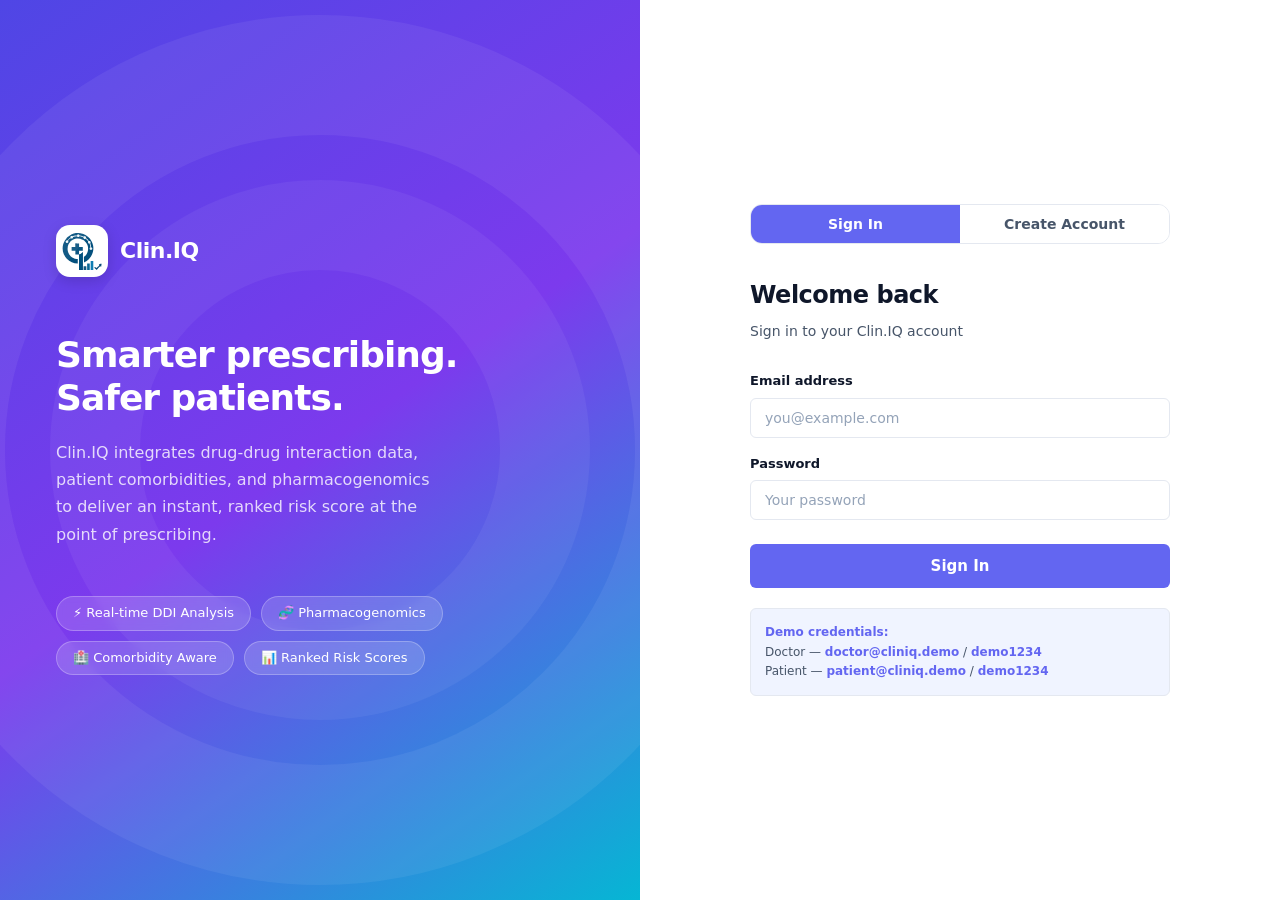
<file: src/index.html>
<!DOCTYPE html>
<html lang="en">
<head>
  <meta charset="UTF-8" />
  <meta http-equiv="refresh" content="0;url=auth.html" />
  <title>Clin.IQ — Redirecting…</title>
</head>
<body>
  <p>Redirecting to <a href="auth.html">Clin.IQ</a>…</p>
</body>
</html>
</file>
<file: src/style.css>
/* ═══════════════════════════════════════════════════════════════
   Clin.IQ — Design System
   Premium medical UI: clean white cards, soft palette, modern type
   ═══════════════════════════════════════════════════════════════ */

/* ── Tokens ──────────────────────────────────────────────────── */
:root {
  --font:          'Inter', -apple-system, 'Segoe UI', system-ui, sans-serif;

  /* Palette */
  --bg:            #f5f7fa;
  --surface:       #ffffff;
  --surface-2:     #f0f4ff;
  --border:        #e4e8f0;
  --border-focus:  #6366f1;
  --text:          #0f172a;
  --text-2:        #475569;
  --text-3:        #94a3b8;

  /* Brand */
  --brand:         #6366f1;
  --brand-dark:    #4f46e5;
  --brand-light:   #eef2ff;
  --brand-2:       #06b6d4;

  /* Severity */
  --green:         #16a34a;
  --green-bg:      #f0fdf4;
  --green-border:  #bbf7d0;
  --amber:         #d97706;
  --amber-bg:      #fffbeb;
  --amber-border:  #fde68a;
  --red:           #dc2626;
  --red-bg:        #fef2f2;
  --red-border:    #fecaca;

  /* Layout */
  --radius-sm:     6px;
  --radius:        12px;
  --radius-lg:     18px;
  --shadow-sm:     0 1px 3px rgba(15,23,42,.06), 0 1px 2px rgba(15,23,42,.04);
  --shadow:        0 4px 16px rgba(15,23,42,.08), 0 1px 4px rgba(15,23,42,.05);
  --shadow-lg:     0 12px 40px rgba(15,23,42,.12), 0 4px 12px rgba(15,23,42,.07);

  /* Nav */
  --nav-h:         64px;
}

/* ── Google Fonts import (Inter) ─────────────────────────────── */
@import url('https://fonts.googleapis.com/css2?family=Inter:wght@300;400;500;600;700;800&display=swap');

/* ── Reset ───────────────────────────────────────────────────── */
*, *::before, *::after { box-sizing: border-box; margin: 0; padding: 0; }
html { scroll-behavior: smooth; }
body { font-family: var(--font); font-size: 15px; line-height: 1.6; color: var(--text); background: var(--bg); -webkit-font-smoothing: antialiased; }
a { color: var(--brand); text-decoration: none; }
a:hover { text-decoration: underline; }
img { display: block; max-width: 100%; }
button { cursor: pointer; font-family: inherit; }
input, select, textarea { font-family: inherit; }

/* ── Utility ─────────────────────────────────────────────────── */
.hidden { display: none !important; }
.sr-only { position: absolute; width: 1px; height: 1px; overflow: hidden; clip: rect(0,0,0,0); white-space: nowrap; }

/* ══════════════════════════════════════════════════════════════
   AUTH PAGE  (auth.html)
   ══════════════════════════════════════════════════════════════ */
.auth-root {
  min-height: 100vh;
  display: grid;
  grid-template-columns: 1fr 1fr;
}

/* Left hero panel */
.auth-hero {
  background: linear-gradient(145deg, #4f46e5 0%, #7c3aed 50%, #06b6d4 100%);
  display: flex;
  flex-direction: column;
  justify-content: center;
  padding: 64px 56px;
  color: #fff;
  position: relative;
  overflow: hidden;
}
.auth-hero::before {
  content: '';
  position: absolute;
  inset: 0;
  background: url("data:image/svg+xml,%3Csvg width='600' height='600' xmlns='http://www.w3.org/2000/svg'%3E%3Ccircle cx='300' cy='300' r='250' fill='none' stroke='rgba(255,255,255,.06)' stroke-width='80'/%3E%3Ccircle cx='300' cy='300' r='150' fill='none' stroke='rgba(255,255,255,.05)' stroke-width='60'/%3E%3C/svg%3E") center/cover;
  pointer-events: none;
}
.hero-logo { display: flex; align-items: center; gap: 12px; margin-bottom: 56px; }
.hero-logo-mark {
  width: 52px; height: 52px; background: #ffffff; border-radius: 14px;
  display: flex; align-items: center; justify-content: center;
  box-shadow: 0 4px 14px rgba(0,0,0,0.15); padding: 5px; flex-shrink: 0;
}
.hero-logo-mark img { width: 40px; height: 40px; object-fit: contain; }
.hero-logo-name { font-size: 22px; font-weight: 700; letter-spacing: -0.5px; }
.hero-tagline { font-size: 36px; font-weight: 800; line-height: 1.2; letter-spacing: -1px; margin-bottom: 20px; }
.hero-sub { font-size: 16px; opacity: .8; line-height: 1.7; max-width: 380px; margin-bottom: 48px; }
.hero-pills { display: flex; flex-wrap: wrap; gap: 10px; }
.hero-pill {
  background: rgba(255,255,255,.15); border: 1px solid rgba(255,255,255,.25);
  border-radius: 100px; padding: 6px 16px; font-size: 13px; font-weight: 500; backdrop-filter: blur(4px);
}

/* Right form panel */
.auth-form-panel {
  display: flex;
  flex-direction: column;
  justify-content: center;
  align-items: center;
  padding: 48px 40px;
  background: var(--surface);
}
.auth-form-inner { width: 100%; max-width: 420px; }
.auth-tabs { display: flex; border: 1px solid var(--border); border-radius: var(--radius); overflow: hidden; margin-bottom: 32px; }
.auth-tab {
  flex: 1; padding: 11px; text-align: center; font-size: 14px; font-weight: 600;
  background: var(--surface); color: var(--text-2); border: none; transition: all .2s;
}
.auth-tab.active { background: var(--brand); color: #fff; }
.auth-form-title { font-size: 24px; font-weight: 800; letter-spacing: -0.5px; margin-bottom: 6px; }
.auth-form-sub   { font-size: 14px; color: var(--text-2); margin-bottom: 28px; }

/* Role selector */
.role-selector { display: grid; grid-template-columns: 1fr 1fr; gap: 12px; margin-bottom: 20px; }
.role-card {
  border: 2px solid var(--border); border-radius: var(--radius); padding: 16px 14px;
  cursor: pointer; transition: all .2s; text-align: center; background: var(--surface);
}
.role-card:hover { border-color: var(--brand); background: var(--brand-light); }
.role-card.selected { border-color: var(--brand); background: var(--brand-light); }
.role-card-icon { font-size: 26px; margin-bottom: 6px; }
.role-card-label { font-size: 13px; font-weight: 600; color: var(--text); }
.role-card-desc  { font-size: 11px; color: var(--text-2); margin-top: 2px; }

/* Form fields */
.field { margin-bottom: 16px; }
.field label { display: block; font-size: 13px; font-weight: 600; color: var(--text); margin-bottom: 6px; }
.field-input {
  width: 100%; padding: 11px 14px; border: 1.5px solid var(--border); border-radius: var(--radius-sm);
  font-size: 14px; color: var(--text); background: var(--surface); outline: none; transition: border .2s;
}
.field-input:focus { border-color: var(--border-focus); box-shadow: 0 0 0 3px rgba(99,102,241,.12); }
.field-input::placeholder { color: var(--text-3); }

.btn-auth {
  width: 100%; padding: 13px; background: var(--brand); color: #fff;
  border: none; border-radius: var(--radius-sm); font-size: 15px; font-weight: 700;
  margin-top: 8px; transition: background .2s, transform .1s;
}
.btn-auth:hover { background: var(--brand-dark); }
.btn-auth:active { transform: scale(.98); }
.btn-auth:disabled { opacity: .6; cursor: not-allowed; }

.auth-error {
  background: var(--red-bg); border: 1px solid var(--red-border); color: var(--red);
  border-radius: var(--radius-sm); padding: 10px 14px; font-size: 13px; margin-bottom: 16px;
}
.auth-demo-hint {
  margin-top: 20px; padding: 14px; background: var(--surface-2); border-radius: var(--radius-sm);
  font-size: 12px; color: var(--text-2); border: 1px solid var(--border);
}
.auth-demo-hint strong { color: var(--brand); }

/* ══════════════════════════════════════════════════════════════
   SHARED NAV (patient.html, doctor.html)
   ══════════════════════════════════════════════════════════════ */
.cliniq-nav {
  position: sticky; top: 0; z-index: 100;
  height: var(--nav-h);
  background: var(--surface);
  border-bottom: 1px solid var(--border);
  display: flex; align-items: center;
  padding: 0 32px;
  box-shadow: var(--shadow-sm);
}
.nav-logo { display: flex; align-items: center; gap: 10px; }
.nav-logo-mark {
  width: 44px; height: 44px; background: var(--brand); border-radius: 12px;
  display: flex; align-items: center; justify-content: center; color: #fff; font-size: 17px;
  overflow: hidden; padding: 4px; flex-shrink: 0;
}
.nav-logo-name { font-size: 18px; font-weight: 800; letter-spacing: -0.5px; color: var(--text); }
.nav-logo-role  { font-size: 11px; font-weight: 600; color: var(--brand); text-transform: uppercase; letter-spacing: .8px; margin-left: 2px; }
.nav-spacer { flex: 1; }
.nav-user   { display: flex; align-items: center; gap: 12px; }
.nav-user-name { font-size: 14px; font-weight: 600; color: var(--text); }
.nav-avatar {
  width: 36px; height: 36px; border-radius: 50%; background: var(--brand-light);
  border: 2px solid var(--brand); display: flex; align-items: center; justify-content: center;
  font-size: 14px; font-weight: 700; color: var(--brand);
}
.btn-logout {
  padding: 7px 16px; border: 1.5px solid var(--border); border-radius: var(--radius-sm);
  background: var(--surface); font-size: 13px; font-weight: 600; color: var(--text-2);
  transition: all .2s;
}
.btn-logout:hover { border-color: var(--red); color: var(--red); background: var(--red-bg); }

/* ══════════════════════════════════════════════════════════════
   SHARED CARD
   ══════════════════════════════════════════════════════════════ */
.card {
  background: var(--surface);
  border: 1px solid var(--border);
  border-radius: var(--radius);
  padding: 24px;
  box-shadow: var(--shadow-sm);
}
.card-title {
  font-size: 15px; font-weight: 700; color: var(--text);
  margin-bottom: 18px; display: flex; align-items: center; gap: 8px;
}
.card-title-icon { font-size: 17px; }
.card + .card { margin-top: 16px; }

/* ══════════════════════════════════════════════════════════════
   PATIENT PORTAL  (patient.html)
   ══════════════════════════════════════════════════════════════ */
.patient-root { min-height: 100vh; background: var(--bg); }
.patient-body {
  max-width: 1100px; margin: 0 auto; padding: 32px 24px;
  display: grid; grid-template-columns: 380px 1fr; gap: 24px; align-items: start;
}
.patient-col-left  { display: flex; flex-direction: column; gap: 16px; }
.patient-col-right { display: flex; flex-direction: column; gap: 16px; }

/* Profile header card */
.profile-header {
  background: linear-gradient(135deg, var(--brand) 0%, #7c3aed 100%);
  border-radius: var(--radius); padding: 24px; color: #fff; border: none;
}
.profile-avatar {
  width: 56px; height: 56px; border-radius: 50%;
  background: rgba(255,255,255,.25); border: 2px solid rgba(255,255,255,.5);
  display: flex; align-items: center; justify-content: center;
  font-size: 22px; font-weight: 700; margin-bottom: 12px;
}
.profile-name { font-size: 20px; font-weight: 700; }
.profile-email { font-size: 13px; opacity: .8; margin-top: 2px; }
.profile-meta  { display: flex; gap: 16px; margin-top: 16px; }
.profile-meta-item { text-align: center; }
.profile-meta-val  { font-size: 18px; font-weight: 700; }
.profile-meta-lbl  { font-size: 11px; opacity: .7; }

/* Save bar */
.save-bar {
  display: flex; align-items: center; justify-content: space-between;
  padding: 14px 20px; background: var(--surface);
  border: 1px solid var(--border); border-radius: var(--radius);
}
.save-bar-status { font-size: 13px; color: var(--text-2); }
.save-bar-status.saved { color: var(--green); }

/* Tag list for medications */
.tag-list { list-style: none; display: flex; flex-wrap: wrap; gap: 8px; margin-bottom: 14px; min-height: 32px; }
.tag {
  display: inline-flex; align-items: center; gap: 6px;
  background: var(--brand-light); color: var(--brand-dark);
  border: 1px solid rgba(99,102,241,.25); border-radius: 100px;
  padding: 4px 12px; font-size: 13px; font-weight: 500;
}
.tag-remove {
  background: none; border: none; color: var(--brand); font-size: 16px; line-height: 1;
  padding: 0; display: flex; align-items: center; opacity: .6; transition: opacity .15s;
}
.tag-remove:hover { opacity: 1; }
.add-row { display: flex; gap: 8px; }
.text-input {
  flex: 1; padding: 9px 13px; border: 1.5px solid var(--border); border-radius: var(--radius-sm);
  font-size: 14px; color: var(--text); background: var(--surface); outline: none; transition: border .2s;
}
.text-input:focus { border-color: var(--border-focus); box-shadow: 0 0 0 3px rgba(99,102,241,.1); }
.text-input::placeholder { color: var(--text-3); }

/* Comorbidity checkboxes */
.checkbox-group { display: grid; grid-template-columns: 1fr 1fr; gap: 10px; }
.checkbox-label {
  display: flex; align-items: center; gap: 9px; padding: 10px 12px;
  border: 1.5px solid var(--border); border-radius: var(--radius-sm);
  cursor: pointer; font-size: 13px; font-weight: 500; transition: all .2s;
}
.checkbox-label:hover { border-color: var(--brand); background: var(--brand-light); }
.checkbox-label input[type="checkbox"] { accent-color: var(--brand); width: 15px; height: 15px; }
.checkbox-label:has(input:checked) { border-color: var(--brand); background: var(--brand-light); color: var(--brand-dark); }

/* PGx gene rows */
.pgx-group { display: flex; flex-direction: column; gap: 10px; }
.pgx-row { display: flex; align-items: center; gap: 12px; }
.pgx-gene {
  font-size: 13px; font-weight: 600; color: var(--text);
  background: var(--surface-2); border: 1px solid var(--border);
  padding: 5px 10px; border-radius: var(--radius-sm); min-width: 90px; text-align: center;
}
.pgx-select {
  flex: 1; padding: 7px 10px; border: 1.5px solid var(--border); border-radius: var(--radius-sm);
  font-size: 13px; color: var(--text); background: var(--surface); outline: none; cursor: pointer;
}
.pgx-select:focus { border-color: var(--border-focus); }

/* Meta fields (age/sex/weight) */
.meta-fields { display: grid; grid-template-columns: repeat(3, minmax(0, 1fr)); gap: 12px; }
.meta-field { display: flex; flex-direction: column; min-width: 0; }
.meta-field label { display: block; font-size: 12px; font-weight: 600; color: var(--text-2); margin-bottom: 6px; }
.meta-field input,
.meta-field select {
  width: 100% !important;
  min-width: 0 !important;
  box-sizing: border-box !important;
  height: 42px;
  padding: 8px 12px;
  background: var(--surface);
  color: var(--text);
  border: 1.5px solid var(--border);
  border-radius: var(--radius-sm);
  font-size: 14px;
  font-weight: 500;
  outline: none;
  transition: all .2s;
}
.meta-field input:focus,
.meta-field select:focus {
  border-color: var(--border-focus);
  box-shadow: 0 0 0 3px rgba(99,102,241,.12);
}

/* Buttons */
.btn { border: none; border-radius: var(--radius-sm); font-weight: 600; font-size: 14px; padding: 9px 18px; transition: all .2s; }
.btn-primary { background: var(--brand); color: #fff; }
.btn-primary:hover { background: var(--brand-dark); }
.btn-primary:active { transform: scale(.97); }
.btn-secondary { background: var(--surface); color: var(--text); border: 1.5px solid var(--border); }
.btn-secondary:hover { border-color: var(--brand); color: var(--brand); background: var(--brand-light); }
.btn-danger { background: var(--red-bg); color: var(--red); border: 1.5px solid var(--red-border); }
.btn-danger:hover { background: var(--red); color: #fff; }
.btn:disabled { opacity: .55; cursor: not-allowed; }
.btn-assess {
  width: 100%; padding: 14px; font-size: 15px; font-weight: 700;
  background: linear-gradient(135deg, var(--brand) 0%, #7c3aed 100%);
  color: #fff; border: none; border-radius: var(--radius); box-shadow: 0 4px 14px rgba(99,102,241,.35);
  margin-top: 4px; transition: all .2s;
}
.btn-assess:hover { box-shadow: 0 6px 20px rgba(99,102,241,.45); transform: translateY(-1px); }
.btn-assess:active { transform: translateY(0); }

/* Score card */
.score-card {
  border-radius: var(--radius); padding: 28px 24px; text-align: center; border: none;
}
.score-card.severity-green { background: var(--green-bg); border: 1px solid var(--green-border); }
.score-card.severity-amber { background: var(--amber-bg); border: 1px solid var(--amber-border); }
.score-card.severity-red   { background: var(--red-bg);   border: 1px solid var(--red-border);   }
.score-ring {
  width: 120px; height: 120px; border-radius: 50%; margin: 0 auto 16px;
  display: flex; align-items: center; justify-content: center; flex-direction: column;
  border: 6px solid currentColor;
}
.severity-green .score-ring { color: var(--green); background: rgba(22,163,74,.08); }
.severity-amber .score-ring { color: var(--amber); background: rgba(217,119,6,.08); }
.severity-red   .score-ring { color: var(--red);   background: rgba(220,38,38,.08); }
.score-number { font-size: 38px; font-weight: 800; line-height: 1; }
.score-denom  { font-size: 13px; opacity: .6; }
.score-band-label {
  font-size: 15px; font-weight: 700; text-transform: uppercase; letter-spacing: 1.5px;
  margin-bottom: 4px;
}
.severity-green .score-band-label { color: var(--green); }
.severity-amber .score-band-label { color: var(--amber); }
.severity-red   .score-band-label { color: var(--red);   }
.score-sub { font-size: 13px; color: var(--text-2); }

/* Spinner */
.spinner-wrap { display: flex; flex-direction: column; align-items: center; gap: 14px; padding: 48px 24px; }
.spinner {
  width: 44px; height: 44px; border-radius: 50%;
  border: 4px solid var(--border); border-top-color: var(--brand);
  animation: spin .8s linear infinite;
}
@keyframes spin { to { transform: rotate(360deg); } }
.spinner-text { font-size: 14px; color: var(--text-2); }

/* Error banner */
.error-banner {
  background: var(--red-bg); border: 1px solid var(--red-border); color: var(--red);
  border-radius: var(--radius-sm); padding: 12px 16px; font-size: 14px;
}

/* Empty state */
.empty-state {
  display: flex; flex-direction: column; align-items: center; justify-content: center;
  padding: 60px 24px; text-align: center; color: var(--text-2);
}
.empty-state-icon { font-size: 48px; margin-bottom: 16px; opacity: .4; }
.empty-state p { font-size: 14px; max-width: 300px; }

/* Interactions table */
.table-wrap { overflow-x: auto; }
.interactions-table { width: 100%; border-collapse: collapse; font-size: 13px; }
.interactions-table th {
  background: var(--bg); text-align: left; padding: 10px 14px;
  font-size: 11px; font-weight: 700; text-transform: uppercase; letter-spacing: .6px;
  color: var(--text-2); border-bottom: 1px solid var(--border);
}
.interactions-table td { padding: 10px 14px; border-bottom: 1px solid var(--border); vertical-align: middle; }
.interactions-table tr:last-child td { border-bottom: none; }
.interactions-table tr:hover td { background: var(--bg); }
.td-desc { max-width: 260px; white-space: normal; word-wrap: break-word; word-break: break-word; color: var(--text-2); font-size: 12px; line-height: 1.5; }

/* ── Clinical Insights Engine card ────────────────────────────────────────── */
.ai-insights-card {
  background: linear-gradient(135deg, #f0f9ff 0%, #e0f2fe 100%);
  border: 1px solid #bae6fd;
  border-radius: var(--radius);
  overflow: hidden;
}
.ai-insights-header {
  display: flex; align-items: center; gap: 10px;
  padding: 14px 18px;
  border-bottom: 1px solid #bae6fd;
  background: rgba(255,255,255,0.6);
}
.ai-insights-title {
  font-size: 14px; font-weight: 700; color: #0c4a6e; flex: 1;
}
.ai-insights-badge {
  font-size: 11px; font-weight: 600; padding: 2px 10px;
  background: #0369a1; color: #fff; border-radius: 100px;
  letter-spacing: .4px; text-transform: uppercase;
}
.ai-insights-body {
  padding: 16px 18px;
  font-family: var(--font);
  font-size: 13px;
  line-height: 1.75;
  color: #0c4a6e;
  white-space: pre-wrap;
  word-wrap: break-word;
  margin: 0;
}

/* Badges */
.badge {
  display: inline-block; padding: 3px 10px; border-radius: 100px;
  font-size: 11px; font-weight: 700; text-transform: uppercase; letter-spacing: .5px;
}
.badge-green { background: var(--green-bg);  color: var(--green); border: 1px solid var(--green-border); }
.badge-amber { background: var(--amber-bg);  color: var(--amber); border: 1px solid var(--amber-border); }
.badge-red   { background: var(--red-bg);    color: var(--red);   border: 1px solid var(--red-border);   }
.type-badge  { display: inline-block; padding: 3px 9px; border-radius: 100px; font-size: 11px; font-weight: 600; }
.type-ddi         { background: #ede9fe; color: #5b21b6; }
.type-comorbidity { background: #fef3c7; color: #92400e; }
.type-pgx         { background: #e0f2fe; color: #0369a1; }

/* ══════════════════════════════════════════════════════════════
   DOCTOR PORTAL  (doctor.html)
   ══════════════════════════════════════════════════════════════ */
.doctor-root  { min-height: 100vh; background: var(--bg); }
.doctor-body  { max-width: 1140px; margin: 0 auto; padding: 32px 24px; }

/* Stats row */
.stats-row { display: grid; grid-template-columns: repeat(3, 1fr); gap: 16px; margin-bottom: 24px; }
.stat-card {
  background: var(--surface); border: 1px solid var(--border);
  border-radius: var(--radius); padding: 20px 24px;
  display: flex; align-items: center; gap: 16px;
}
.stat-icon {
  width: 48px; height: 48px; border-radius: var(--radius-sm); font-size: 22px;
  display: flex; align-items: center; justify-content: center; flex-shrink: 0;
}
.stat-icon.blue   { background: #eff6ff; }
.stat-icon.purple { background: #f5f3ff; }
.stat-icon.teal   { background: #f0fdfa; }
.stat-val  { font-size: 28px; font-weight: 800; color: var(--text); line-height: 1; }
.stat-lbl  { font-size: 12px; color: var(--text-2); margin-top: 2px; }

/* Patient list */
.patient-list { display: flex; flex-direction: column; gap: 12px; }
.patient-row {
  background: var(--surface); border: 1px solid var(--border);
  border-radius: var(--radius); padding: 18px 22px;
  display: flex; align-items: center; gap: 16px;
  cursor: pointer; transition: all .2s;
}
.patient-row:hover { border-color: var(--brand); box-shadow: var(--shadow); transform: translateY(-1px); }
.patient-row-avatar {
  width: 44px; height: 44px; border-radius: 50%; background: var(--brand-light);
  border: 2px solid rgba(99,102,241,.2); display: flex; align-items: center;
  justify-content: center; font-size: 16px; font-weight: 700; color: var(--brand); flex-shrink: 0;
}
.patient-row-info { flex: 1; }
.patient-row-name  { font-size: 15px; font-weight: 700; color: var(--text); }
.patient-row-email { font-size: 12px; color: var(--text-2); }
.patient-row-meds  {
  display: inline-block; background: var(--brand-light); color: var(--brand-dark);
  border: 1px solid rgba(99,102,241,.2); border-radius: 100px;
  padding: 3px 12px; font-size: 12px; font-weight: 600; margin-top: 4px;
}
.patient-row-meta { font-size: 12px; color: var(--text-2); text-align: right; }
.patient-row-arrow { font-size: 18px; color: var(--text-3); margin-left: 4px; }

/* Patient detail overlay */
.detail-overlay {
  position: fixed; inset: 0; background: rgba(15,23,42,.45); z-index: 200;
  display: flex; justify-content: flex-end; backdrop-filter: blur(3px);
}
.detail-panel {
  width: 700px; max-width: 95vw; background: var(--surface);
  height: 100vh; overflow-y: auto; box-shadow: var(--shadow-lg);
  display: flex; flex-direction: column;
}
.detail-header {
  padding: 24px 28px; border-bottom: 1px solid var(--border);
  display: flex; align-items: flex-start; gap: 16px; position: sticky; top: 0;
  background: var(--surface); z-index: 1;
}
.detail-back { font-size: 22px; background: none; border: none; color: var(--text-2); padding: 4px; }
.detail-back:hover { color: var(--text); }
.detail-header-info { flex: 1; }
.detail-patient-name  { font-size: 22px; font-weight: 800; }
.detail-patient-email { font-size: 13px; color: var(--text-2); }
.detail-body { padding: 24px 28px; flex: 1; }
.detail-section { margin-bottom: 24px; }
.detail-section-title {
  font-size: 12px; font-weight: 700; text-transform: uppercase; letter-spacing: .8px;
  color: var(--text-2); margin-bottom: 12px; padding-bottom: 8px; border-bottom: 1px solid var(--border);
}
.detail-meds  { display: flex; flex-wrap: wrap; gap: 8px; }
.detail-comorb { display: flex; flex-wrap: wrap; gap: 8px; }
.detail-pill {
  background: var(--brand-light); color: var(--brand-dark); border: 1px solid rgba(99,102,241,.2);
  border-radius: 100px; padding: 4px 14px; font-size: 13px; font-weight: 500;
}
.detail-pill.comorb { background: var(--amber-bg); color: var(--amber); border-color: var(--amber-border); }
.detail-pill.gene   { background: #e0f2fe; color: #0369a1; border-color: #bae6fd; }
.detail-pgx-row { display: flex; align-items: center; gap: 10px; }
.btn-run-assess {
  width: 100%; padding: 14px; background: linear-gradient(135deg, var(--brand) 0%, #7c3aed 100%);
  color: #fff; border: none; border-radius: var(--radius); font-size: 15px; font-weight: 700;
  box-shadow: 0 4px 14px rgba(99,102,241,.3); transition: all .2s; margin-bottom: 24px;
}
.btn-run-assess:hover { box-shadow: 0 6px 20px rgba(99,102,241,.45); transform: translateY(-1px); }
.btn-run-assess:disabled { opacity: .6; cursor: not-allowed; transform: none; }

/* ── Description modal ──────────────────────────────────────────────────── */
.desc-modal-overlay {
  position: fixed; inset: 0; z-index: 500;
  background: rgba(15,23,42,.55); backdrop-filter: blur(4px);
  display: flex; align-items: center; justify-content: center; padding: 24px;
}
.desc-modal {
  background: var(--surface); border-radius: var(--radius-lg);
  box-shadow: var(--shadow-lg); max-width: 560px; width: 100%;
  overflow: hidden;
}
.desc-modal-header {
  display: flex; align-items: center; justify-content: space-between;
  padding: 18px 22px; border-bottom: 1px solid var(--border);
  background: var(--surface-2);
}
.desc-modal-title {
  font-size: 14px; font-weight: 700; color: var(--text); flex: 1;
}
.desc-modal-close {
  background: none; border: none; font-size: 18px; color: var(--text-2);
  line-height: 1; padding: 2px 6px; border-radius: 4px; transition: all .15s;
}
.desc-modal-close:hover { background: var(--border); color: var(--text); }
.desc-modal-body {
  padding: 20px 22px; font-size: 14px; line-height: 1.75;
  color: var(--text); white-space: pre-wrap; word-wrap: break-word; margin: 0;
  max-height: 60vh; overflow-y: auto;
}

/* See more button */
.btn-see-more {
  display: inline-block; margin-top: 4px;
  background: none; border: none; padding: 0;
  font-size: 12px; font-weight: 600; color: var(--brand);
  cursor: pointer; text-decoration: underline; text-underline-offset: 2px;
}
.btn-see-more:hover { color: var(--brand-dark); }
.desc-short { color: var(--text-2); font-size: 12px; line-height: 1.5; }

/* ── Prescription Safety Checker card ───────────────────────────────────── */
.rx-checker-card {
  border: 1px solid #d1fae5; border-radius: var(--radius);
  background: linear-gradient(135deg, #f0fdf4 0%, #ecfdf5 100%);
  overflow: hidden;
}
.rx-checker-header {
  display: flex; align-items: center; gap: 10px;
  padding: 13px 18px; border-bottom: 1px solid #d1fae5;
  background: rgba(255,255,255,.65);
}
.rx-checker-title { font-size: 14px; font-weight: 700; color: #14532d; }
.rx-checker-body  { padding: 16px 18px; }
.rx-checker-hint  { font-size: 13px; color: #166534; margin-bottom: 12px; }

/* Verdict result */
.rx-verdict {
  display: flex; flex-direction: column;
  border-radius: var(--radius-sm); padding: 12px 16px; margin-bottom: 10px;
}
.rx-verdict-status { display: flex; align-items: center; gap: 10px; }
.rx-verdict-icon  { font-size: 22px; flex-shrink: 0; }
.rx-verdict-label { font-size: 15px; font-weight: 700; }
.rx-verdict-drug  { font-size: 12px; font-weight: 600; opacity: .7; margin-left: auto; letter-spacing: .5px; }
.rx-verdict-safe  { background: var(--green-bg); border: 1px solid var(--green-border); }
.rx-verdict-safe .rx-verdict-label { color: var(--green); }
.rx-verdict-warning { background: var(--amber-bg); border: 1px solid var(--amber-border); }
.rx-verdict-warning .rx-verdict-label { color: var(--amber); }
.rx-verdict-danger { background: var(--red-bg); border: 1px solid var(--red-border); }
.rx-verdict-danger .rx-verdict-label { color: var(--red); }
.rx-explanation {
  font-family: var(--font); font-size: 12px; line-height: 1.7; color: var(--text);
  white-space: pre-wrap; word-wrap: break-word; margin: 0;
  max-height: 200px; overflow-y: auto;
  background: var(--surface); border: 1px solid var(--border);
  border-radius: var(--radius-sm); padding: 10px 14px;
}

/* ── Nav logo SVG sizing & branding ────────────────────────────────────────── */
.nav-logo-mark {
  width: 42px; height: 42px;
  background: #ffffff;
  border-radius: 10px;
  border: 1.5px solid var(--border);
  box-shadow: 0 1px 4px rgba(4, 80, 125, 0.1);
  display: flex; align-items: center; justify-content: center;
  padding: 3px; flex-shrink: 0;
}
.nav-logo-mark img,
.nav-logo-mark svg {
  width: 32px; height: 32px; object-fit: contain; display: block;
}

/* ── AI Clinical Co-Pilot Card ───────────────────────────── */
.ai-copilot-card {
  border: 1.5px solid rgba(15, 98, 254, 0.22) !important;
  border-radius: var(--radius);
  background: linear-gradient(180deg, #ffffff 0%, #fafdff 100%);
  box-shadow: 0 4px 20px rgba(15, 98, 254, 0.06);
  position: relative;
  overflow: hidden;
}
.ai-copilot-card::before {
  content: '';
  position: absolute; top: 0; left: 0; right: 0; height: 3px;
  background: linear-gradient(90deg, #0f62fe 0%, #0043ce 50%, #1192e8 100%);
}
.ai-copilot-header {
  display: flex; align-items: center; justify-content: space-between;
  flex-wrap: wrap; gap: 12px;
}
.ai-copilot-title-group {
  display: flex; align-items: center; gap: 12px;
}
.ai-copilot-avatar {
  width: 38px; height: 38px; border-radius: 9px;
  background: linear-gradient(135deg, #0f62fe 0%, #0043ce 100%);
  color: #ffffff; display: flex; align-items: center; justify-content: center;
  box-shadow: 0 2px 8px rgba(15, 98, 254, 0.3); flex-shrink: 0;
}
.watsonx-badge {
  font-size: 11px; font-weight: 700; color: #0f62fe;
  background: #edf5ff; border: 1px solid #c9deff;
  border-radius: 100px; padding: 2px 8px; letter-spacing: 0.3px;
  display: inline-flex; align-items: center; gap: 4px;
}
.ai-copilot-subtitle {
  font-size: 12px; color: var(--text-2); margin-top: 2px;
}
.ai-copilot-placeholder {
  font-size: 13px; color: var(--text-2); line-height: 1.6;
  background: var(--surface-2); border: 1px dashed var(--border);
  border-radius: var(--radius-sm); padding: 14px 16px;
}

/* AI Risk Summary Box */
.ai-risk-summary-card {
  background: #f8fafc; border: 1px solid var(--border);
  border-radius: var(--radius-sm); padding: 14px 16px; margin-bottom: 14px;
}
.ai-risk-summary-header {
  display: flex; align-items: center; gap: 8px; margin-bottom: 8px;
}
.ai-risk-indicator {
  font-size: 10px; font-weight: 800; padding: 2px 7px;
  border-radius: 4px; letter-spacing: 0.5px; text-transform: uppercase;
}
.ai-risk-indicator.red { background: #fee2e2; color: #dc2626; border: 1px solid #fecaca; }
.ai-risk-indicator.amber { background: #fef3c7; color: #d97706; border: 1px solid #fde68a; }
.ai-risk-indicator.green { background: #dcfce7; color: #16a34a; border: 1px solid #bbf7d0; }
.ai-risk-title { font-size: 13px; font-weight: 700; color: var(--text); }
.ai-risk-summary-text { font-size: 13.5px; line-height: 1.6; color: var(--text); margin: 0; }

/* AI Alternatives Card */
.ai-alternatives-card {
  background: #fffbeb; border: 1.5px solid #fde68a;
  border-radius: var(--radius-sm); padding: 14px 16px; margin-bottom: 14px;
}
.ai-alternatives-header {
  display: flex; align-items: center; gap: 8px; font-size: 13.5px;
  margin-bottom: 10px;
}
.ai-alt-icon { font-size: 16px; }
.ai-alternatives-list {
  display: flex; flex-direction: column; gap: 8px;
}
.ai-alt-item {
  display: flex; align-items: flex-start; gap: 8px;
  background: #ffffff; border: 1px solid #fef3c7; border-left: 3px solid #dc2626;
  border-radius: 4px; padding: 9px 12px; font-size: 13px; line-height: 1.5; color: #1e293b;
}
.ai-alt-tag {
  background: #fee2e2; color: #dc2626; font-size: 11px; font-weight: 700;
  padding: 1px 6px; border-radius: 3px; flex-shrink: 0; margin-top: 1px;
}

/* AI Narrative collapsible */
.ai-narrative-container {
  border: 1px solid var(--border); border-radius: var(--radius-sm);
  background: var(--surface); overflow: hidden; margin-bottom: 12px;
}
.ai-narrative-header {
  padding: 9px 14px; background: var(--surface-2); font-size: 12px; font-weight: 600;
  color: var(--text-2); display: flex; justify-content: space-between; align-items: center;
  cursor: pointer; user-select: none;
}
.ai-narrative-header:hover { background: #e8eef8; color: var(--text); }
.ai-insights-body {
  font-family: var(--font); font-size: 12.5px; line-height: 1.65; color: var(--text);
  white-space: pre-wrap; word-break: break-word; padding: 14px; margin: 0;
  max-height: 220px; overflow-y: auto; background: var(--surface);
}

.ai-footer-meta {
  display: flex; justify-content: space-between; align-items: center;
  font-size: 11px; color: var(--text-3); padding-top: 4px;
}
.ai-footer-meta code {
  background: var(--surface-2); padding: 2px 6px; border-radius: 3px;
  color: #0f62fe; font-weight: 600;
}

/* ── Responsive ───────────────────────────────────────────────── */
@media (max-width: 900px) {
  .auth-root { grid-template-columns: 1fr; }
  .auth-hero { display: none; }
  .patient-body { grid-template-columns: 1fr; }
  .stats-row { grid-template-columns: 1fr; }
  .checkbox-group { grid-template-columns: 1fr; }
}
@media (max-width: 600px) {
  .meta-fields { grid-template-columns: 1fr; }
  .detail-panel { width: 100vw; }
}

/* ── Success toast ───────────────────────────────────────────── */
.toast {
  position: fixed; bottom: 24px; right: 24px; z-index: 9999;
  background: var(--text); color: #fff; padding: 12px 20px;
  border-radius: var(--radius-sm); font-size: 14px; font-weight: 500;
  box-shadow: var(--shadow-lg); opacity: 0; transform: translateY(8px);
  transition: all .3s; pointer-events: none;
}
.toast.show { opacity: 1; transform: translateY(0); }
.toast.success { background: var(--green); }
.toast.error   { background: var(--red); }


/* ==============================================================
   DEDICATED PATIENT VIEW (patient-view.html)
   Designed for high doctor efficiency, large text, and rapid review
   ============================================================== */
.patient-view-body {
  min-height: 100vh;
  background: #f1f5f9;
}

.pv-container {
  max-width: 1420px;
  margin: 0 auto;
  padding: 28px 32px 64px;
}

/* Top bar & back navigation */
.pv-top-bar {
  display: flex;
  align-items: center;
  justify-content: space-between;
  margin-bottom: 22px;
}
.pv-back-link {
  display: inline-flex;
  align-items: center;
  gap: 10px;
  font-size: 15px;
  font-weight: 700;
  color: #1e293b;
  background: #ffffff;
  border: 1.5px solid #cbd5e1;
  border-radius: 8px;
  padding: 8px 18px;
  box-shadow: 0 1px 3px rgba(0,0,0,0.05);
  transition: all 0.2s ease;
  text-decoration: none;
}
.pv-back-link:hover {
  background: #f8fafc;
  border-color: var(--brand);
  color: var(--brand-dark);
  text-decoration: none;
  transform: translateX(-2px);
}
.pv-back-arrow {
  font-size: 18px;
  transition: transform 0.2s;
}
.pv-badge-status {
  background: #e0f2fe;
  color: #0369a1;
  font-size: 12.5px;
  font-weight: 700;
  padding: 5px 14px;
  border-radius: 100px;
  letter-spacing: 0.3px;
  border: 1px solid #bae6fd;
}

/* Hero Header Card */
.pv-hero-card {
  background: #ffffff;
  border: 1.5px solid #e2e8f0;
  border-radius: var(--radius-lg);
  padding: 28px 36px;
  margin-bottom: 28px;
  box-shadow: 0 4px 20px rgba(15,23,42,0.06);
  display: flex;
  align-items: center;
  justify-content: space-between;
  gap: 28px;
  flex-wrap: wrap;
}
.pv-hero-left {
  display: flex;
  align-items: center;
  gap: 24px;
  flex: 1;
  min-width: 320px;
}
.pv-avatar {
  width: 72px;
  height: 72px;
  border-radius: 50%;
  background: linear-gradient(135deg, #4f46e5 0%, #7c3aed 100%);
  color: #ffffff;
  font-size: 26px;
  font-weight: 800;
  display: flex;
  align-items: center;
  justify-content: center;
  box-shadow: 0 6px 16px rgba(79, 70, 229, 0.3);
  flex-shrink: 0;
}
.pv-hero-info {
  display: flex;
  flex-direction: column;
  gap: 6px;
}
.pv-name-row {
  display: flex;
  align-items: center;
  gap: 14px;
  flex-wrap: wrap;
}
.pv-name {
  font-size: 30px;
  font-weight: 800;
  color: #0f172a;
  letter-spacing: -0.8px;
  line-height: 1.2;
}
.pv-id-badge {
  background: #f1f5f9;
  color: #475569;
  font-size: 13.5px;
  font-weight: 700;
  padding: 3px 10px;
  border-radius: 6px;
  border: 1px solid #e2e8f0;
}
.pv-email {
  font-size: 15px;
  color: #64748b;
  margin-bottom: 4px;
}
.pv-demo-pills {
  display: flex;
  flex-wrap: wrap;
  gap: 10px;
  align-items: center;
}
.pv-pill {
  display: inline-flex;
  align-items: center;
  gap: 6px;
  font-size: 15px;
  padding: 6px 14px;
  border-radius: 100px;
  font-weight: 500;
}
.pv-pill.demo {
  background: #f8fafc;
  color: #1e293b;
  border: 1.5px solid #cbd5e1;
  font-size: 14.5px;
}
.pv-pill.demo strong {
  font-weight: 700;
  color: #0f172a;
}
.pv-pill.med {
  background: #eff6ff;
  color: #1d4ed8;
  border: 1.5px solid #bfdbfe;
  font-size: 15.5px;
  padding: 8px 18px;
  font-weight: 600;
}
.pv-pill.comorb {
  background: #fffbeb;
  color: #b45309;
  border: 1.5px solid #fde68a;
  font-size: 15.5px;
  padding: 8px 18px;
  font-weight: 600;
}
.pv-pill-bullet {
  font-size: 16px;
}

/* Hero actions */
.pv-hero-actions {
  display: flex;
  align-items: center;
  gap: 14px;
  flex-wrap: wrap;
}
.pv-btn-primary {
  background: linear-gradient(135deg, #0f62fe 0%, #0043ce 100%);
  color: #ffffff;
  padding: 13px 24px;
  font-size: 15.5px;
  font-weight: 700;
  border-radius: 8px;
  border: none;
  box-shadow: 0 4px 14px rgba(15, 98, 254, 0.3);
  transition: all 0.2s ease;
  display: inline-flex;
  align-items: center;
  gap: 8px;
}
.pv-btn-primary:hover {
  filter: brightness(1.1);
  transform: translateY(-1px);
}
.pv-btn-secondary {
  background: #ffffff;
  color: var(--brand-dark);
  border: 2px solid var(--brand);
  padding: 11px 22px;
  font-size: 15.5px;
  font-weight: 700;
  border-radius: 8px;
  transition: all 0.2s ease;
  display: inline-flex;
  align-items: center;
  gap: 8px;
}
.pv-btn-secondary:hover {
  background: var(--brand-light);
  transform: translateY(-1px);
}

/* 2-Column Clinical Layout */
.pv-grid {
  display: grid;
  grid-template-columns: 1fr 1.25fr;
  gap: 28px;
  align-items: start;
}
.pv-col {
  display: flex;
  flex-direction: column;
  gap: 24px;
}

/* Cards */
.pv-card {
  background: #ffffff;
  border: 1.5px solid #e2e8f0;
  border-radius: var(--radius-lg);
  padding: 26px 30px;
  box-shadow: 0 2px 10px rgba(15, 23, 42, 0.04);
}
.pv-card-header {
  display: flex;
  align-items: center;
  justify-content: space-between;
  margin-bottom: 8px;
  flex-wrap: wrap;
  gap: 12px;
}
.pv-card-title-wrap {
  display: flex;
  align-items: center;
  gap: 12px;
}
.pv-card-icon {
  font-size: 24px;
}
.pv-card-title {
  font-size: 20px;
  font-weight: 800;
  color: #0f172a;
  letter-spacing: -0.4px;
  margin: 0;
}
.pv-card-desc {
  font-size: 14.5px;
  color: #64748b;
  margin-bottom: 18px;
  line-height: 1.5;
}
.pv-count-badge {
  font-size: 12.5px;
  font-weight: 700;
  padding: 4px 12px;
  border-radius: 100px;
  background: #e0e7ff;
  color: #4338ca;
}
.pv-count-badge.warning {
  background: #fef3c7;
  color: #92400e;
}
.pv-count-badge.teal {
  background: #ccfbf1;
  color: #0f766e;
}
.pv-pills-wrap {
  display: flex;
  flex-wrap: wrap;
  gap: 12px;
}
.pv-empty-text {
  font-size: 15px;
  color: #94a3b8;
  font-style: italic;
  padding: 10px 0;
}

/* PGx Grid */
.pv-pgx-grid {
  display: grid;
  grid-template-columns: repeat(auto-fill, minmax(200px, 1fr));
  gap: 14px;
}
.pv-pgx-card {
  background: #f8fafc;
  border: 1.5px solid #cbd5e1;
  border-radius: 8px;
  padding: 14px 18px;
}
.pv-pgx-gene {
  font-size: 16px;
  font-weight: 800;
  color: #0f172a;
}
.pv-pgx-status {
  font-size: 14px;
  font-weight: 600;
  color: #0284c7;
  margin-top: 4px;
  text-transform: capitalize;
}

/* Prescription Safety Checker */
.pv-rx-card {
  border: 1.5px solid #86efac;
  background: linear-gradient(180deg, #ffffff 0%, #f0fdf4 100%);
}
.pv-badge-safe {
  font-size: 12px;
  font-weight: 700;
  color: #166534;
  background: #dcfce7;
  border: 1px solid #bbf7d0;
  padding: 3px 10px;
  border-radius: 100px;
}
.pv-rx-input-group {
  display: flex;
  gap: 12px;
  margin-top: 14px;
}
.pv-text-input {
  flex: 1;
  padding: 14px 18px;
  font-size: 16px;
  border: 1.5px solid #cbd5e1;
  border-radius: 8px;
  background: #ffffff;
  color: #0f172a;
  outline: none;
  transition: border-color 0.2s;
}
.pv-text-input:focus {
  border-color: #16a34a;
  box-shadow: 0 0 0 3px rgba(22, 163, 74, 0.15);
}
.pv-btn-action {
  padding: 14px 22px;
  font-size: 15.5px;
  font-weight: 700;
  border-radius: 8px;
  background: #16a34a;
  color: #ffffff;
  border: none;
  box-shadow: 0 4px 12px rgba(22, 163, 74, 0.25);
  transition: all 0.2s ease;
  white-space: nowrap;
}
.pv-btn-action:hover {
  background: #15803d;
}
.pv-btn-action-sm {
  padding: 8px 16px;
  font-size: 14px;
  font-weight: 700;
  border-radius: 6px;
  background: #4f46e5;
  color: #ffffff;
  border: none;
  transition: all 0.2s;
}
.pv-btn-action-sm:hover {
  background: #4338ca;
}
.pv-spinner-inline {
  display: flex;
  align-items: center;
  gap: 12px;
  margin-top: 16px;
  font-size: 14.5px;
  color: #475569;
  font-weight: 600;
}

/* AI Co-Pilot Card in Dedicated View */
.pv-copilot-card {
  border: 2px solid #bfdbfe !important;
  background: linear-gradient(180deg, #ffffff 0%, #f8faff 100%) !important;
  box-shadow: 0 6px 24px rgba(15, 98, 254, 0.08) !important;
}
.pv-copilot-top {
  display: flex;
  align-items: center;
  justify-content: space-between;
  flex-wrap: wrap;
  gap: 16px;
  margin-bottom: 20px;
}
.pv-copilot-heading {
  display: flex;
  align-items: center;
  gap: 16px;
}
.pv-copilot-title {
  font-size: 22px;
  font-weight: 800;
  color: #0f172a;
  letter-spacing: -0.5px;
  margin: 0;
}
.pv-watson-badge {
  font-size: 12.5px;
  padding: 3px 10px;
  font-weight: 700;
}
.pv-copilot-desc {
  font-size: 14.5px;
  color: #64748b;
  margin-top: 2px;
}
.pv-btn-copilot {
  background: linear-gradient(135deg, #0f62fe 0%, #0043ce 100%);
  color: #ffffff;
  border: none;
  padding: 12px 20px;
  font-size: 15px;
  font-weight: 700;
  border-radius: 8px;
  box-shadow: 0 4px 14px rgba(15, 98, 254, 0.25);
  transition: all 0.2s ease;
}
.pv-btn-copilot:hover {
  filter: brightness(1.1);
  transform: translateY(-1px);
}
.pv-copilot-placeholder {
  text-align: center;
  padding: 38px 28px;
  background: #f0f7ff;
  border: 2px dashed #93c5fd;
  border-radius: var(--radius);
}

/* Large, high-visibility risk summary box */
.pv-risk-summary-box {
  background: #ffffff;
  border: 1.5px solid #cbd5e1;
  border-left: 5px solid #0f62fe;
  border-radius: 8px;
  padding: 20px 24px;
  margin-bottom: 20px;
  box-shadow: 0 2px 8px rgba(0,0,0,0.04);
}
.pv-risk-summary-header {
  display: flex;
  align-items: center;
  gap: 14px;
  margin-bottom: 12px;
}
.pv-large-risk-pill {
  font-size: 13.5px !important;
  font-weight: 800 !important;
  padding: 5px 14px !important;
  letter-spacing: 0.6px !important;
  border-radius: 6px !important;
}
.pv-risk-summary-title {
  font-size: 17px;
  font-weight: 800;
  color: #0f172a;
}
.pv-risk-summary-text {
  font-size: 16px;
  line-height: 1.7;
  color: #1e293b;
  font-weight: 500;
  margin: 0;
}

/* Large, prominent alternatives callout box */
.pv-alternatives-box {
  background: #fffbeb;
  border: 2px solid #fcd34d;
  border-radius: var(--radius);
  padding: 22px 26px;
  margin-bottom: 20px;
}
.pv-alternatives-header {
  display: flex;
  align-items: center;
  gap: 12px;
  margin-bottom: 16px;
}
.pv-alternatives-list {
  display: flex;
  flex-direction: column;
  gap: 12px;
}
.pv-alt-item {
  background: #ffffff;
  border: 1.5px solid #fed7aa;
  border-left: 6px solid #dc2626;
  border-radius: 8px;
  padding: 16px 20px;
  display: flex;
  align-items: flex-start;
  gap: 16px;
  box-shadow: 0 2px 6px rgba(0,0,0,0.03);
}
.pv-alt-tag {
  background: #fee2e2;
  color: #dc2626;
  font-size: 13px;
  font-weight: 800;
  padding: 4px 10px;
  border-radius: 4px;
  letter-spacing: 0.5px;
  flex-shrink: 0;
}
.pv-alt-switch {
  background: #eff6ff;
  border: 1.5px solid #bfdbfe;
  border-radius: 6px;
  padding: 10px 14px;
  margin-top: 8px;
  color: #1e40af;
  font-size: 15px;
  line-height: 1.5;
  display: flex;
  align-items: center;
  gap: 10px;
}
.pv-alt-switch-icon {
  font-size: 20px;
  flex-shrink: 0;
}

/* DDI Assessment big score card */
.pv-score-card {
  display: flex;
  align-items: center;
  gap: 28px;
  padding: 24px 32px !important;
  border-radius: var(--radius) !important;
  margin-bottom: 22px;
}
.pv-score-ring {
  width: 96px !important;
  height: 96px !important;
  border-width: 6px !important;
  flex-shrink: 0;
}
.pv-score-num {
  font-size: 36px !important;
  font-weight: 800 !important;
}
.pv-score-band {
  font-size: 20px !important;
  font-weight: 800 !important;
  letter-spacing: 0.6px !important;
}
.pv-score-sub {
  font-size: 15px !important;
  margin-top: 6px !important;
}

/* Large readable interactions table */
.pv-large-table th {
  font-size: 12.5px;
  padding: 14px 16px;
  letter-spacing: 0.5px;
}
.pv-large-table td {
  padding: 14px 16px;
  font-size: 14.5px;
}

/* Responsive adjustments */
@media (max-width: 1080px) {
  .pv-grid {
    grid-template-columns: 1fr;
  }
}
@media (max-width: 768px) {
  .pv-container {
    padding: 16px;
  }
  .pv-hero-card {
    padding: 20px;
  }
  .pv-name {
    font-size: 24px;
  }
  .pv-rx-input-group {
    flex-direction: column;
  }
}
</file>
